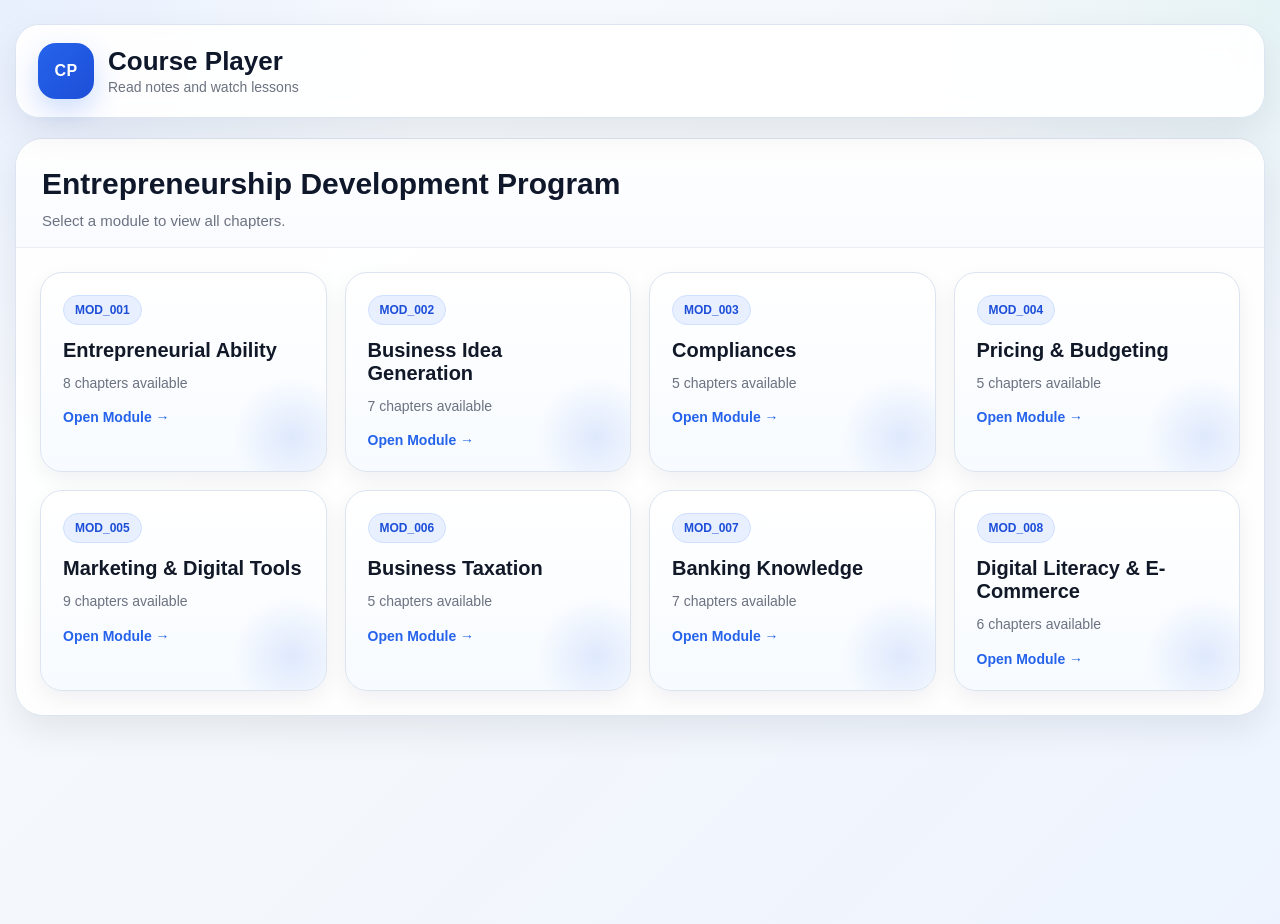
<file: cm project/index.html>
<!DOCTYPE html>
<html lang="en">
<head>
  <meta charset="UTF-8" />
  <meta name="viewport" content="width=device-width, initial-scale=1.0" />
  <title>Course Player</title>
  <link rel="stylesheet" href="style.css" />
</head>
<body>
  <div class="app-shell">
    <header class="topbar">
      <div class="brand-wrap">
        <div class="brand-icon">CP</div>
        <div>
          <h1 class="brand-title">Course Player</h1>
          <p class="brand-subtitle">Read notes and watch lessons</p>
        </div>
      </div>

      <div class="topbar-actions">
        <button id="backBtn" class="btn btn-light hidden">← Back</button>
      </div>
    </header>

    <main class="main-area">
      <section class="page-head">
        <h2 id="pageTitle">All Modules</h2>
        <p id="pageDesc">Select a module to view its chapters.</p>
      </section>

      <section id="contentArea">
        <div class="loader">Loading...</div>
      </section>
    </main>
  </div>

  <div id="viewerOverlay" class="viewer-overlay hidden">
    <div class="viewer-box">
      <div class="viewer-topbar">
        <div class="viewer-title-wrap">
          <h3 id="viewerTitle">Viewer</h3>
          <p id="viewerSubtitle">Read / Watch only</p>
        </div>
        <button id="closeViewerBtn" class="btn btn-danger">✕ Close</button>
      </div>

      <div id="viewerBody" class="viewer-body"></div>
    </div>
  </div>

  <script src="script.js"></script>
</body>
</html>
</file>
<file: cm project/style.css>
* {
  margin: 0;
  padding: 0;
  box-sizing: border-box;
}

:root{
  --bg: #f4f7fb;
  --bg-soft: #eef4ff;
  --panel: #ffffff;
  --panel-2: #f8fbff;
  --panel-3: #f1f6fd;
  --text: #172033;
  --muted: #6b7280;
  --line: #dbe4f0;
  --line-soft: #e9eef6;
  --accent: #2563eb;
  --accent-2: #1d4ed8;
  --accent-soft: #e8f0ff;
  --green: #10b981;
  --green-2: #059669;
  --red: #ef4444;
  --shadow: 0 14px 34px rgba(15, 23, 42, 0.08);
  --shadow-soft: 0 8px 22px rgba(15, 23, 42, 0.06);
  --radius: 20px;
}

html,
body {
  width: 100%;
  min-height: 100%;
}

body {
  font-family: Arial, Helvetica, sans-serif;
  background:
    radial-gradient(circle at top left, rgba(37, 99, 235, 0.08), transparent 28%),
    radial-gradient(circle at top right, rgba(16, 185, 129, 0.06), transparent 22%),
    linear-gradient(135deg, #f8fbff 0%, #f4f7fb 45%, #eef4ff 100%);
  color: var(--text);
  min-height: 100vh;
}

body.no-scroll {
  overflow: hidden;
}

.app-shell {
  width: min(1250px, calc(100% - 30px));
  margin: 24px auto;
}

.topbar {
  display: flex;
  justify-content: space-between;
  align-items: center;
  gap: 16px;
  padding: 18px 22px;
  border: 1px solid var(--line);
  border-radius: 24px;
  background: rgba(255, 255, 255, 0.92);
  backdrop-filter: blur(10px);
  box-shadow: var(--shadow);
  margin-bottom: 20px;
}

.brand-wrap {
  display: flex;
  align-items: center;
  gap: 14px;
  min-width: 0;
}

.brand-icon {
  width: 56px;
  height: 56px;
  border-radius: 18px;
  background: linear-gradient(135deg, var(--accent), var(--accent-2));
  display: grid;
  place-items: center;
  color: #fff;
  font-weight: 700;
  letter-spacing: 0.5px;
  box-shadow: 0 12px 28px rgba(37, 99, 235, 0.22);
  flex-shrink: 0;
}

.brand-title {
  font-size: 26px;
  line-height: 1.1;
  margin-bottom: 4px;
  color: #0f172a;
  word-break: break-word;
}

.brand-subtitle {
  color: var(--muted);
  font-size: 14px;
}

.topbar-actions {
  display: flex;
  align-items: center;
  gap: 10px;
}

.main-area {
  border: 1px solid var(--line);
  border-radius: 28px;
  background: rgba(255, 255, 255, 0.93);
  box-shadow: var(--shadow);
  overflow: hidden;
}

.page-head {
  padding: 28px 26px 14px;
  border-bottom: 1px solid var(--line-soft);
  background: linear-gradient(180deg, #ffffff 0%, #f9fbff 100%);
}

.page-head h2 {
  font-size: 30px;
  margin-bottom: 8px;
  color: #0f172a;
  word-break: break-word;
}

.page-head p {
  color: var(--muted);
  font-size: 15px;
  line-height: 1.6;
}

#contentArea {
  padding: 24px;
}

.loader,
.empty-state {
  padding: 34px 20px;
  text-align: center;
  color: var(--muted);
  border: 1px dashed var(--line);
  border-radius: 18px;
  background: linear-gradient(180deg, #ffffff 0%, #f8fbff 100%);
}

.module-grid {
  display: grid;
  grid-template-columns: repeat(auto-fit, minmax(260px, 1fr));
  gap: 18px;
}

.module-card {
  background: linear-gradient(180deg, #ffffff 0%, #f7fbff 100%);
  border: 1px solid var(--line);
  border-radius: 22px;
  padding: 22px;
  cursor: pointer;
  transition: 0.22s ease;
  position: relative;
  overflow: hidden;
  box-shadow: var(--shadow-soft);
}

.module-card:hover {
  transform: translateY(-4px);
  border-color: rgba(37, 99, 235, 0.35);
  box-shadow: 0 18px 34px rgba(37, 99, 235, 0.10);
}

.module-card::after {
  content: "";
  position: absolute;
  inset: auto -26px -26px auto;
  width: 120px;
  height: 120px;
  background: radial-gradient(circle, rgba(37, 99, 235, 0.12), transparent 70%);
  pointer-events: none;
}

.module-badge {
  display: inline-block;
  padding: 7px 11px;
  border-radius: 999px;
  background: var(--accent-soft);
  color: var(--accent-2);
  font-size: 12px;
  font-weight: 700;
  margin-bottom: 14px;
  border: 1px solid #cfe0ff;
}

.module-title {
  font-size: 20px;
  margin-bottom: 10px;
  color: #111827;
  word-break: break-word;
}

.module-meta {
  color: var(--muted);
  font-size: 14px;
  margin-bottom: 14px;
  line-height: 1.6;
}

.module-open {
  display: inline-flex;
  align-items: center;
  gap: 8px;
  color: var(--accent);
  font-size: 14px;
  font-weight: 700;
}

.chapters-wrap {
  display: flex;
  flex-direction: column;
  gap: 14px;
}

.row-head {
  display: grid;
  grid-template-columns: minmax(220px, 1.7fr) 170px 170px;
  gap: 14px;
  padding: 0 8px 8px;
  color: #475569;
  font-size: 13px;
  font-weight: 700;
  text-transform: uppercase;
  letter-spacing: .4px;
}

.chapter-row {
  display: grid;
  grid-template-columns: minmax(220px, 1.7fr) 170px 170px;
  gap: 14px;
  align-items: center;
  background: linear-gradient(180deg, #ffffff 0%, #f8fbff 100%);
  border: 1px solid var(--line);
  border-radius: 20px;
  padding: 16px;
  box-shadow: var(--shadow-soft);
}

.chapter-title-box h3 {
  font-size: 17px;
  margin-bottom: 6px;
  color: #111827;
  word-break: break-word;
}

.chapter-title-box p {
  color: var(--muted);
  font-size: 13px;
  line-height: 1.6;
  word-break: break-word;
}

.btn {
  appearance: none;
  border: none;
  outline: none;
  cursor: pointer;
  border-radius: 14px;
  padding: 11px 16px;
  font-weight: 700;
  transition: 0.2s ease;
  font-size: 14px;
  min-height: 44px;
}

.btn:disabled {
  opacity: 0.6;
  cursor: not-allowed;
}

.btn-primary {
  background: linear-gradient(135deg, var(--accent), var(--accent-2));
  color: #fff;
  box-shadow: 0 10px 20px rgba(37, 99, 235, 0.16);
}

.btn-primary:hover {
  transform: translateY(-1px);
  box-shadow: 0 14px 24px rgba(37, 99, 235, 0.22);
}

.btn-success {
  background: linear-gradient(135deg, var(--green), var(--green-2));
  color: #fff;
  box-shadow: 0 10px 20px rgba(16, 185, 129, 0.16);
}

.btn-success:hover {
  transform: translateY(-1px);
  box-shadow: 0 14px 24px rgba(16, 185, 129, 0.22);
}

.btn-light {
  background: #ffffff;
  color: #0f172a;
  border: 1px solid var(--line);
}

.btn-light:hover {
  background: #f8fbff;
}

.btn-danger {
  background: linear-gradient(135deg, #ef4444, #dc2626);
  color: #fff;
  box-shadow: 0 10px 20px rgba(239, 68, 68, 0.16);
}

.action-btn {
  width: 100%;
}

.viewer-overlay {
  position: fixed;
  inset: 0;
  background: rgba(15, 23, 42, 0.35);
  backdrop-filter: blur(4px);
  display: flex;
  align-items: center;
  justify-content: center;
  padding: 22px;
  z-index: 9999;
}

.viewer-box {
  width: min(1180px, 100%);
  height: min(92vh, 900px);
  background: #ffffff;
  border: 1px solid var(--line);
  border-radius: 24px;
  overflow: hidden;
  display: flex;
  flex-direction: column;
  box-shadow: 0 24px 54px rgba(15, 23, 42, 0.18);
}

.viewer-topbar {
  padding: 16px 18px;
  border-bottom: 1px solid var(--line-soft);
  background: linear-gradient(180deg, #ffffff 0%, #f8fbff 100%);
  display: flex;
  align-items: center;
  justify-content: space-between;
  gap: 16px;
  flex-wrap: wrap;
}

.viewer-title-wrap h3 {
  font-size: 20px;
  margin-bottom: 4px;
  color: #111827;
  word-break: break-word;
}

.viewer-title-wrap p {
  color: var(--muted);
  font-size: 13px;
}

.viewer-body {
  flex: 1;
  min-height: 0;
  background: #f8fbff;
  overflow: hidden;
}

.viewer-frame,
.viewer-video {
  width: 100%;
  height: 100%;
  border: none;
  display: block;
  background: #ffffff;
}

.viewer-note {
  padding: 12px 16px;
  font-size: 13px;
  color: #475569;
  background: #f8fbff;
  border-bottom: 1px solid var(--line-soft);
}

.hidden {
  display: none !important;
}

.no-file {
  color: #b91c1c;
  font-size: 13px;
  text-align: center;
  padding: 10px 12px;
  border-radius: 12px;
  border: 1px dashed rgba(239, 68, 68, 0.30);
  background: rgba(239, 68, 68, 0.06);
}

.pdf-fallback {
  padding: 16px;
  background: #ffffff;
  border-top: 1px solid var(--line-soft);
}

.pdf-fallback-box {
  border: 1px dashed rgba(245, 158, 11, 0.35);
  background: rgba(245, 158, 11, 0.08);
  border-radius: 14px;
  padding: 16px;
  color: #92400e;
}

.pdf-fallback-box h4 {
  margin-bottom: 8px;
  font-size: 16px;
}

.pdf-fallback-box p {
  font-size: 14px;
  line-height: 1.6;
  word-break: break-word;
}

.pdf-path {
  margin-top: 8px;
  color: #0f172a;
  font-weight: 600;
}

@media (max-width: 900px) {
  .chapter-row,
  .row-head {
    grid-template-columns: 1fr;
  }

  .row-head {
    display: none;
  }

  .chapter-row {
    gap: 12px;
  }

  .action-btn {
    width: 100%;
  }

  .page-head h2 {
    font-size: 24px;
  }

  .viewer-box {
    width: 100%;
    height: 94vh;
  }
}

@media (max-width: 600px) {
  .app-shell {
    width: calc(100% - 16px);
    margin: 10px auto;
  }

  .topbar {
    padding: 14px;
    flex-direction: column;
    align-items: flex-start;
    border-radius: 18px;
  }

  .brand-wrap {
    width: 100%;
  }

  .topbar-actions {
    width: 100%;
  }

  .topbar-actions .btn {
    width: 100%;
  }

  .brand-title {
    font-size: 21px;
  }

  .brand-subtitle {
    font-size: 13px;
  }

  .page-head,
  #contentArea {
    padding: 16px;
  }

  .page-head h2 {
    font-size: 22px;
  }

  .module-card {
    padding: 16px;
    border-radius: 18px;
  }

  .chapter-row {
    padding: 14px;
    border-radius: 16px;
  }

  .viewer-overlay {
    padding: 8px;
  }

  .viewer-box {
    height: 95vh;
    border-radius: 16px;
  }

  .viewer-topbar {
    padding: 12px;
  }

  .viewer-title-wrap h3 {
    font-size: 17px;
  }

  .viewer-title-wrap p {
    font-size: 12px;
  }

  .viewer-note {
    font-size: 12px;
    padding: 10px 12px;
  }

  .btn {
    font-size: 14px;
    padding: 10px 14px;
  }
}
</file>
